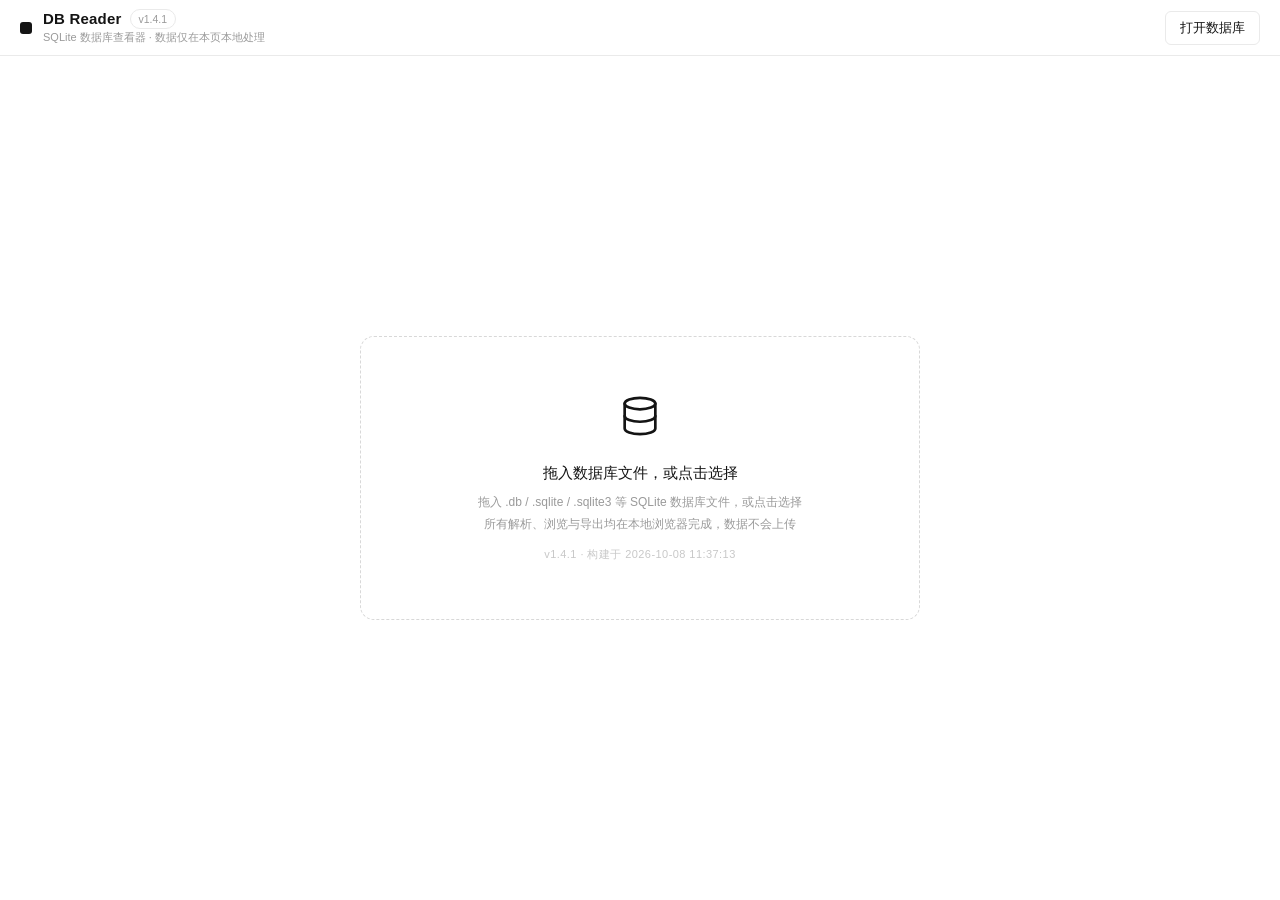
<file: index.html>
<!DOCTYPE html>
<html lang="zh-CN">
<head>
<meta charset="UTF-8">
<meta name="viewport" content="width=device-width, initial-scale=1, viewport-fit=cover">
<title>DB Reader · SQLite 数据库查看器</title>
<link rel="icon" href="data:image/svg+xml,<svg xmlns='http://www.w3.org/2000/svg' viewBox='0 0 16 16'><rect width='16' height='16' rx='3' fill='%23141414'/></svg>">
<link rel="stylesheet" href="css/style.css">
</head>
<body>

<script src="js/sql-wasm.js"></script>

<header>
  <div class="brand">
    <span class="logo"></span>
    <div class="brandtext" style="min-width:0">
      <div class="titlerow">
        <h1>DB Reader</h1>
        <span class="ver" id="appVersion">v1.4.1</span>
      </div>
      <span class="sub" id="dbStatus">SQLite 数据库查看器 · 数据仅在本页本地处理</span>
    </div>
  </div>
  <div class="top-actions">
    <button id="btnOpen" class="btn">打开数据库</button>
    <button id="btnCloseDb" class="btn hidden">关闭</button>
  </div>
</header>

<main>
  <!-- 空状态：拖放区 + 最近打开 -->
  <section id="emptyState">
    <div class="empty-inner">
      <div id="dropZone">
        <div id="dzIcon">
          <svg viewBox="0 0 24 24" fill="none" stroke-width="1.4" stroke-linecap="round" stroke-linejoin="round">
            <ellipse cx="12" cy="5.5" rx="8" ry="3"></ellipse>
            <path d="M4 5.5v6.5c0 1.66 3.58 3 8 3s8-1.34 8-3V5.5"></path>
            <path d="M4 12v6.5c0 1.66 3.58 3 8 3s8-1.34 8-3V12"></path>
          </svg>
        </div>
        <div id="dzText">正在加载 SQL 引擎…</div>
        <div id="dzSub">拖入 .db / .sqlite / .sqlite3 等 SQLite 数据库文件，或点击选择<br>所有解析、浏览与导出均在本地浏览器完成，数据不会上传</div>
        <div id="dzVersion" class="dzver"></div>
      </div>
      <div id="recentWrap" class="hidden">
        <div class="recent-head"><span>最近打开</span><button class="mini" id="btnClearRecent" title="清空列表">清空列表</button></div>
        <div class="rsub">打开过的数据库内容缓存在本机浏览器中，不会上传</div>
        <div id="recentList"></div>
      </div>
    </div>
  </section>

  <!-- 工作区 -->
  <section id="workArea" class="hidden">
    <aside id="sidebar">
      <div class="side-mobile-head"><span>选择数据表</span><button class="iconbtn" id="btnSideClose" title="关闭">✕</button></div>
      <div class="side-title">数据表</div>
      <ul id="tableList"></ul>
      <div class="side-title" id="viewTitle">视图</div>
      <ul id="viewList"></ul>
    </aside>

    <section id="tableView">
      <div class="table-toolbar">
        <button id="btnSwitchTable" title="切换数据表" aria-label="切换数据表">
          <svg viewBox="0 0 24 24" fill="none" stroke-width="2" stroke-linecap="round"><path d="M4 6h16M4 12h16M4 18h16"/></svg>
        </button>
        <span id="tblName">—</span>
        <span class="badge" id="tblBadge">表</span>
        <span id="tblCountMeta"></span>
        <input id="searchInput" type="text" placeholder="筛选当前表（模糊匹配）…">
        <button id="btnAddRow" class="btn sm" title="在当前表末尾新增一行（默认值/空值）">＋ 新增行</button>
        <button id="btnDelRow" class="btn sm" title="删除当前选中的行（需二次确认）">删除行</button>
        <button id="btnSaveDb" class="btn sm hidden" title="将修改后的数据库导出为 .db 文件（替换原文件即完成保存）">保存数据库</button>
        <button id="btnExportTable" class="btn sm primary">导出</button>
      </div>
      <div id="tableWrap">
        <table id="dataTable">
          <thead></thead>
          <tbody></tbody>
        </table>
        <div id="tableMsg" class="hidden"></div>
      </div>
      <div class="pager">
        <select id="pageSizeSel">
          <option value="20">20 行 / 页</option>
          <option value="50" selected>50 行 / 页</option>
          <option value="100">100 行 / 页</option>
          <option value="200">200 行 / 页</option>
        </select>
        <span id="pageInfo">—</span><span id="editHint" class="ehint"></span>
        <span class="grow"></span>
        <button id="btnPrev" class="btn sm">上一页</button>
        <button id="btnNext" class="btn sm">下一页</button>
      </div>
    </section>

    <!-- 行详情抽屉 -->
    <aside id="drawer" class="hidden">
      <div class="drawer-head">
        <div style="min-width:0">
          <div class="drawer-title">行详情</div>
          <div id="drawerSub"></div>
        </div>
        <button class="iconbtn" id="btnDrawerClose" title="关闭">✕</button>
      </div>
      <div id="fieldList"></div>
      <div class="drawer-foot">
        <button id="btnDelRowDrawer" class="btn danger">删除此行</button>
        <button id="btnExportRow" class="btn primary">导出整行</button>
        <div class="drawer-hint">点击单元格可选中字段；行 / 字段导出基于当前选中的数据快照</div>
      </div>
    </aside>
  </section>
</main>

<!-- 移动端侧栏遮罩 -->
<div id="overlayBack" class="hidden"></div>

<!-- 导出弹窗 -->
<div id="modalBack" class="hidden">
  <div class="modal">
    <div class="mhead">
      <div>
        <div class="mtitle">导出</div>
        <div class="msub" id="expHint">选择导出范围与格式</div>
      </div>
      <button class="iconbtn" id="btnModalClose">✕</button>
    </div>
    <div class="mbody">
    <div class="mlabel">导出范围</div>
    <div class="seg" id="scopeSeg">
      <button data-scope="db" title="导出整个数据库（全部表与视图）">整个数据库</button>
      <button data-scope="table" title="导出当前表 / 视图的全部行">当前表</button>
      <button data-scope="row" title="导出当前选中的一行">当前行</button>
      <button data-scope="field" title="导出当前选中的一个字段">当前字段</button>
    </div>
    <div class="mlabel mlabel-row" id="colSelLabel" style="display:none"><span>导出字段（✓ = 导出，默认未勾选）</span><span style="display:flex; gap:2px"><button class="mini" id="btnColAll" type="button">全选</button><button class="mini" id="btnColNone" type="button">全不选</button></span></div>
    <div class="colseg" id="colChips" style="display:none"></div>
    <div class="mlabel" id="rowRangeLabel" style="display:none">导出行范围（0 - 0 = 全部行）</div>
    <div class="rowrange" id="rowRangeBox" style="display:none">
      <span>第</span>
      <input id="rowFrom" class="mono" type="number" min="0" step="1" value="0" aria-label="起始行">
      <span>—</span>
      <input id="rowTo" class="mono" type="number" min="0" step="1" value="0" aria-label="结束行">
      <span>行</span>
      <button class="mini" id="btnRangeReset" type="button">全部</button>
    </div>
    <label class="optrow" id="paraRow" style="display:none"><input type="checkbox" id="optPara"><span class="opttext">每行独立成段：仅导出字段值，段落之间空 4 行（仅 .txt）</span></label>
    <div class="foldwrap" id="titlePanel" style="display:none">
      <button type="button" class="foldhead" id="btnTitleFold"><span class="arr" id="titleArr">▸</span><span>自定义标题（随导出行数生成 · 默认折叠）</span></button>
      <div class="foldbody hidden" id="titleBody">
        <div class="foldhint">每个输入框对应一行导出数据（按数据库行排序），标题将插在该行内容上方；留空 = 不加标题。需勾选「每行独立成段」后随内容插入导出文件。</div>
        <div id="titleList"></div>
      </div>
    </div>
    <div class="mlabel">导出格式（后缀）</div>
    <div class="seg" id="fmtSeg">
      <button data-fmt="txt">.txt</button>
      <button data-fmt="json">.json</button>
      <button data-fmt="csv">.csv</button>
      <button data-fmt="sql">.sql</button>
      <button data-fmt="md">.md</button>
      <button data-fmt="db" title="仅「整个数据库」可用：导出原始数据库文件副本">.db</button>
    </div>
    <div class="mlabel">导出过滤（可选 · 仅 txt / csv / md 格式生效）</div>
    <div id="filterBox">
      <label class="optrow"><input type="checkbox" id="optStripHtml"><span class="opttext">去除 HTML 标签，导出为纯文本（&lt;p&gt; &lt;br&gt; 等转行，自动解码常见实体）</span></label>
      <div class="regr">
        <input id="optRegex" class="mono" type="text" placeholder="可选：自定义正则，如 【.*?】" spellcheck="false" autocomplete="off">
        <span class="arw">→</span>
        <input id="optRegexRepl" class="mono" type="text" placeholder="替换为（留空 = 删除，支持 $1）" spellcheck="false" autocomplete="off">
      </div>
      <div class="fhint" id="filterHint">未启用过滤，导出原始文本</div>
    </div>
    <div class="mlabel">文件名 · 可自定义，留空用默认</div>
    <div class="fnamerow">
      <input id="expName" class="mono" type="text" spellcheck="false" autocomplete="off" aria-label="导出文件名">
      <span class="fnamesuf mono" id="expSuf">.txt</span>
      <button class="mini" id="btnNameReset" title="恢复默认文件名">默认</button>
    </div>
    <div class="mlabel mlabel-row"><span>内容预览</span><button class="mini" id="btnCopyPreview" title="复制完整数据（不受预览折叠限制）">复制完整内容</button></div>
    <pre class="preview mono" id="expPreview"></pre>
    </div>
    <div class="mfoot">
      <span class="msub" id="expNote"></span>
      <span class="grow"></span>
      <button class="btn" id="btnModalCancel">取消</button>
      <button class="btn primary" id="btnDoExport">导出下载</button>
    </div>
  </div>
</div>

<div id="confirmBack" class="hidden">
  <div class="modal confirm">
    <div class="mtitle">关闭数据库？</div>
    <div class="msub">当前数据库：<span id="confirmDbName" class="mono">—</span><br>关闭后浏览状态（选中的行 / 字段 / 筛选 / 排序）将清空，但文件本身不受影响，随时可重新打开。<span id="confirmWarn" class="warnline">⚠ 检测到未保存的修改，关闭后将丢失——请先「保存数据库」！</span></div>
    <div class="mfoot">
      <span class="grow"></span>
      <button class="btn" id="btnConfirmCancel">取消</button>
      <button class="btn primary" id="btnConfirmOk">确认关闭</button>
    </div>
  </div>
</div>

<!-- 加载进度 -->
<div id="loadBack" class="hidden">
  <div class="loadcard">
    <div class="loadname mono" id="loadName"></div>
    <div class="loadphase" id="loadPhase">正在读取文件…</div>
    <div class="loadbar"><div class="loadbar-in"></div></div>
    <div class="loadhint" id="loadHint"></div>
  </div>
</div>

<!-- 删除行确认 -->
<div id="rowConfirmBack" class="hidden">
  <div class="modal confirm">
    <div class="mtitle">删除这一行？</div>
    <div class="msub" id="rowConfirmText">删除仅作用于页面内存中的数据库，点「保存数据库」后才会写入文件；不保存直接关闭 = 放弃修改。</div>
    <div class="mfoot">
      <span class="grow"></span>
      <button class="btn" id="btnRowConfirmCancel">取消</button>
      <button class="btn primary" id="btnRowConfirmOk">确认删除</button>
    </div>
  </div>
</div>

<div id="toast"></div>
<input type="file" id="fileInput" accept=".db,.sqlite,.sqlite3,.db3,.s3db,.sdb,.sqlite2,.sqlite" hidden>

<script src="js/engine-data.js"></script>
<script src="js/version.js"></script>
<script src="js/app.js"></script>
</body>
</html>
</file>
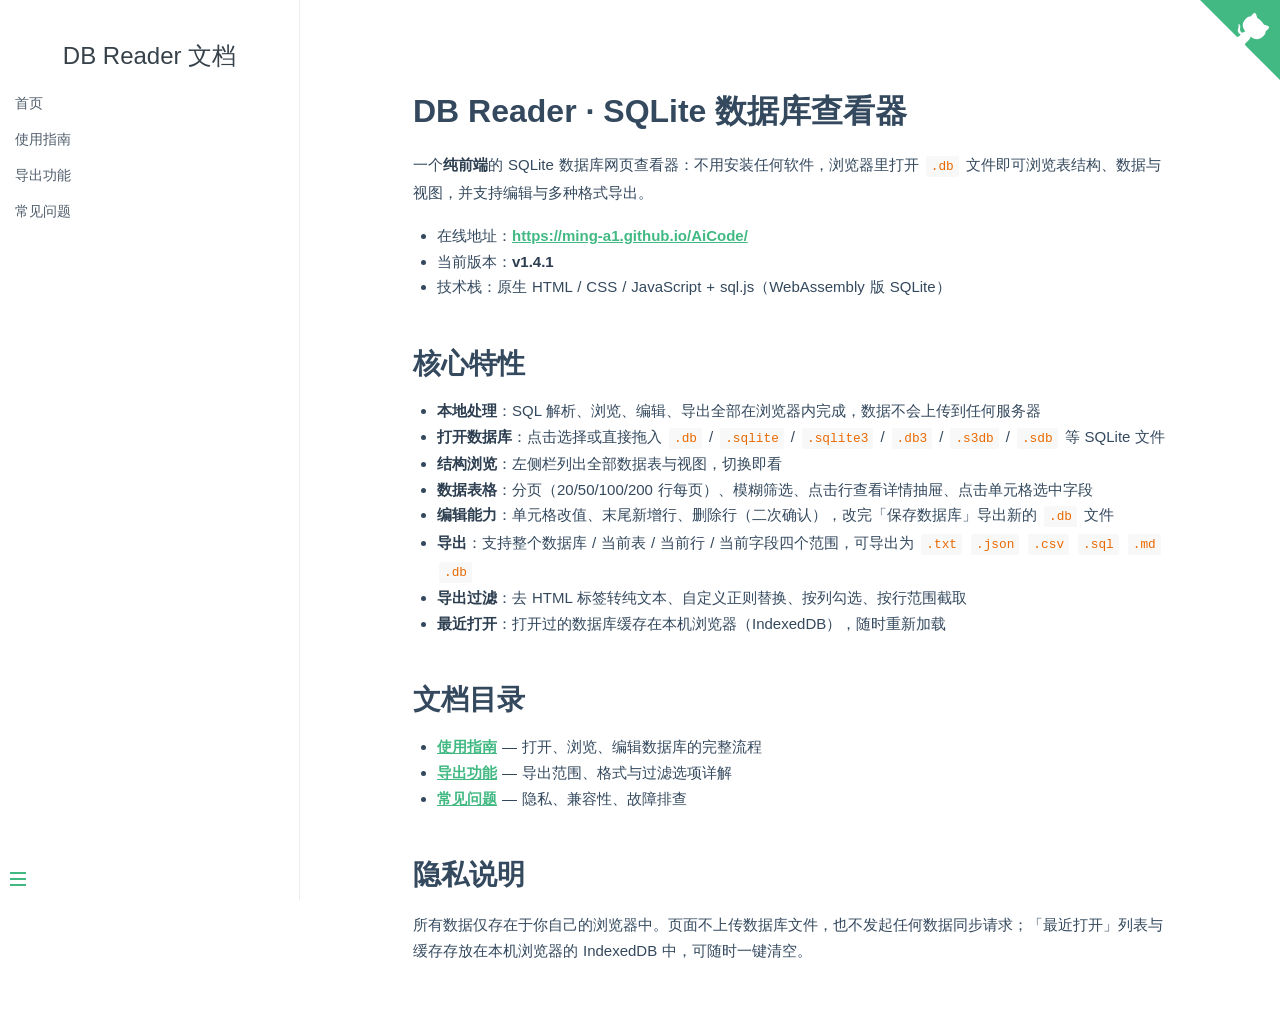
<file: docs/index.html>
<!DOCTYPE html>
<html lang="zh-CN">
<head>
  <meta charset="UTF-8">
  <meta name="viewport" content="width=device-width, initial-scale=1, viewport-fit=cover">
  <title>DB Reader 文档</title>
  <link rel="icon" href="data:image/svg+xml,<svg xmlns='http://www.w3.org/2000/svg' viewBox='0 0 16 16'><rect width='16' height='16' rx='3' fill='%23141414'/></svg>">
  <link rel="stylesheet" href="css/theme.css">
</head>
<body>
  <div id="app">加载中…</div>
  <script src="js/docsify.min.js"></script>
  <script src="js/search.min.js"></script>
  <script>
    window.$docsify = {
      name: 'DB Reader 文档',
      repo: 'ming-a1/AiCode',
      loadSidebar: true,
      homepage: 'pages/Home.md',
      subMaxLevel: 3,
      auto2top: true,
      alias: { '/.*/_sidebar.md': '/_sidebar.md' },
      search: { placeholder: '搜索文档', noData: '没有结果', depth: 3 }
    }
  </script>
</body>
</html>
</file>
<file: css/style.css>
:root{
  --bg:#ffffff; --fg:#141414; --muted:#9a9a9a; --line:#eaeaea;
  --soft:#f7f7f7; --hover:#f4f4f4; --sel:#f0f0f0;
}
*{box-sizing:border-box}
html,body{height:100%}
body{
  margin:0; background:var(--bg); color:var(--fg);
  font:14px/1.55 -apple-system,BlinkMacSystemFont,"Segoe UI",Roboto,"Helvetica Neue","PingFang SC","Hiragino Sans GB","Microsoft YaHei",sans-serif;
  display:flex; flex-direction:column; overflow:hidden;
}
.hidden{display:none !important}
.mono{font-family:ui-monospace,SFMono-Regular,Menlo,Consolas,"Liberation Mono",monospace}

/* ---------- 顶栏 ---------- */
header{
  flex:none; height:56px; display:flex; align-items:center; justify-content:space-between;
  padding:0 20px; border-bottom:1px solid var(--line); background:var(--bg);
}
.brand{display:flex; align-items:center; gap:11px; min-width:0}
.logo{width:12px; height:12px; background:#141414; border-radius:3px; flex:none}
.brand h1{font-size:15px; font-weight:600; margin:0; line-height:1.15; letter-spacing:.2px}
.titlerow{display:flex; align-items:center; gap:8px}
.ver{font-size:10.5px; color:var(--muted); border:1px solid var(--line); border-radius:999px; padding:1px 8px; cursor:pointer; user-select:none; flex:none; white-space:nowrap}
.ver:hover{background:var(--hover); color:var(--fg)}
.dzver{margin-top:10px; font-size:11px; color:#c8c8c8; letter-spacing:.04em}
.brand .sub{font-size:11px; color:var(--muted); display:block; max-width:52vw; overflow:hidden; text-overflow:ellipsis; white-space:nowrap}
.top-actions{display:flex; gap:8px; flex:none}

/* ---------- 按钮 ---------- */
.btn{
  appearance:none; border:1px solid var(--line); background:#fff; color:var(--fg);
  border-radius:6px; padding:7px 14px; font-size:13px; cursor:pointer;
  transition:background .12s, border-color .12s; font-family:inherit;
}
.btn:hover{background:var(--hover)}
.btn.primary{background:#141414; border-color:#141414; color:#fff}
.btn.primary:hover{background:#000}
.btn:disabled{opacity:.35; cursor:not-allowed}
.btn:focus-visible, .seg button:focus-visible, .mini:focus-visible, .iconbtn:focus-visible{
  outline:2px solid #141414; outline-offset:2px
}
.btn.sm{padding:4px 10px; font-size:12px}
.iconbtn{border:none; background:none; font-size:14px; cursor:pointer; color:var(--muted); padding:4px 7px; border-radius:4px; font-family:inherit}
.iconbtn:hover{background:var(--hover); color:var(--fg)}
.mini{border:none; background:none; color:var(--muted); font-size:11.5px; cursor:pointer; padding:2px 7px; border-radius:4px; font-family:inherit; flex:none}
.mini:hover{background:var(--hover); color:var(--fg)}

/* ---------- 主体布局 ---------- */
main{flex:1; display:flex; min-height:0; width:100%}
#emptyState{flex:1; display:flex; overflow:auto; padding:24px}
.empty-inner{margin:auto; display:flex; flex-direction:column; align-items:center; width:100%}
#recentWrap{width:min(560px,92%); margin-top:22px}
.recent-head{display:flex; justify-content:space-between; align-items:center; margin-bottom:2px}
.recent-head span{font-size:11px; letter-spacing:.14em; color:var(--muted); text-transform:uppercase}
.rsub{font-size:11px; color:#bdbdbd; margin-bottom:10px}
.rrow{display:flex; align-items:center; gap:10px; padding:8px 12px; border:1px solid var(--line); border-radius:8px; margin-bottom:6px; background:#fff}
.rrow:hover{background:var(--hover)}
.rmain{flex:1; min-width:0}
.rname{font-size:13px; overflow:hidden; text-overflow:ellipsis; white-space:nowrap; color:#222}
.rmeta{font-size:11px; color:var(--muted); margin-top:2px}
#loadBack{position:fixed; inset:0; background:rgba(255,255,255,.9); display:flex; align-items:center; justify-content:center; z-index:60; padding:16px}
.loadcard{width:min(380px,92vw); background:#fff; border:1px solid var(--line); border-radius:12px; padding:22px 22px 18px; box-shadow:0 10px 36px rgba(0,0,0,.07)}
.loadname{font-size:13px; color:#222; overflow:hidden; text-overflow:ellipsis; white-space:nowrap}
.loadphase{font-size:12px; color:var(--muted); margin-top:8px}
.loadbar{height:2px; background:var(--line); border-radius:2px; overflow:hidden; margin-top:14px}
.loadbar-in{width:36%; height:100%; background:#141414; border-radius:2px; animation:loadSlide 1.1s ease-in-out infinite}
.loadhint{font-size:11px; color:#bdbdbd; margin-top:10px}
@keyframes loadSlide{0%{transform:translateX(-110%)}100%{transform:translateX(320%)}}
#dropZone{
  width:min(560px,92%); border:1.5px dashed #d8d8d8; border-radius:14px;
  padding:56px 28px; text-align:center; cursor:pointer;
  transition:border-color .15s, background .15s;
}
#dropZone.drag{border-color:#141414; background:var(--soft)}
#dzIcon svg{width:46px; height:46px; stroke:#141414; display:inline-block}
#dzText{margin-top:16px; font-size:14.5px; font-weight:500}
#dzSub{margin-top:8px; font-size:12px; color:var(--muted); line-height:1.8}

#workArea{flex:1; display:flex; min-height:0; width:100%}

/* ---------- 侧栏 ---------- */
#sidebar{width:232px; flex:none; border-right:1px solid var(--line); overflow:auto; padding:8px 0 24px}
.side-title{font-size:11px; color:var(--muted); letter-spacing:.14em; text-transform:uppercase; padding:14px 16px 6px}
#sidebar ul{list-style:none; margin:0; padding:0}
#sidebar li{
  display:flex; justify-content:space-between; align-items:center; gap:8px;
  padding:7px 16px; cursor:pointer; font-size:13px; color:#333; border-left:2px solid transparent;
}
#sidebar li:hover{background:var(--hover)}
#sidebar li.on{background:var(--sel); border-left-color:#141414; font-weight:600; color:#111}
.tname{overflow:hidden; text-overflow:ellipsis; white-space:nowrap}
.tcount{font-size:11px; color:var(--muted); font-variant-numeric:tabular-nums; flex:none}

/* ---------- 数据表视图 ---------- */
#tableView{flex:1; min-width:0; display:flex; flex-direction:column}
.table-toolbar{display:flex; align-items:center; gap:10px; padding:12px 20px; border-bottom:1px solid var(--line); flex:none; flex-wrap:wrap}
#tblName{font-weight:600; font-size:14px; overflow:hidden; text-overflow:ellipsis; white-space:nowrap; max-width:32vw}
.badge{font-size:10.5px; border:1px solid var(--line); color:var(--muted); border-radius:999px; padding:1px 8px; flex:none}
#tblCountMeta{font-size:12px; color:var(--muted); flex:none}
#searchInput{
  margin-left:auto; width:210px; border:none; border-bottom:1px solid var(--line);
  padding:6px 2px; font-size:13px; outline:none; background:transparent; font-family:inherit; color:var(--fg);
}
#searchInput:focus{border-bottom-color:#141414}
#searchInput::placeholder{color:#c0c0c0}
#tableWrap{flex:1; overflow:auto}
table{border-collapse:separate; border-spacing:0; width:max-content; min-width:100%}
th,td{border-bottom:1px solid var(--line); padding:8px 14px; text-align:left; font-size:13px; white-space:nowrap; max-width:340px; overflow:hidden; text-overflow:ellipsis}
th{
  position:sticky; top:0; z-index:2; background:#fff; font-weight:600; font-size:12px; color:#444;
  border-bottom:1px solid #d9d9d9; cursor:pointer; user-select:none;
}
th:hover{background:var(--hover)}
td.num{text-align:right; font-variant-numeric:tabular-nums}
th.num{text-align:right}
tr:hover td{background:var(--hover)}
tr.sel td{background:var(--sel)}
td.sel{box-shadow:inset 0 0 0 1.5px #141414}
td.rownum,th.rownum-h{
  position:sticky; left:0; background:#fff; z-index:1; color:var(--muted);
  font-size:11px; text-align:right; padding:8px 10px; min-width:48px; border-right:1px solid var(--line);
}
th.rownum-h{z-index:3; cursor:default; color:#aaa; font-weight:400}
.vnull{color:var(--muted); font-style:italic; font-size:12px}
.vblob{font-size:11px; border:1px solid var(--line); border-radius:4px; padding:1px 6px; color:var(--muted)}
#tableMsg{padding:40px 20px; text-align:center; color:var(--muted); font-size:13px}
.pager{display:flex; align-items:center; gap:10px; padding:10px 20px; border-top:1px solid var(--line); font-size:12.5px; color:var(--muted); flex:none}
.pager .grow{flex:1}
#pageSizeSel{border:1px solid var(--line); border-radius:4px; padding:3px 6px; font-size:12px; background:#fff; color:var(--fg); outline:none; font-family:inherit}

/* ---------- 行详情抽屉 ---------- */
#drawer{width:min(330px,86vw); flex:none; border-left:1px solid var(--line); display:flex; flex-direction:column; min-height:0; background:#fff}
.drawer-head{padding:14px 16px; border-bottom:1px solid var(--line); display:flex; justify-content:space-between; align-items:flex-start; gap:8px; flex:none}
.drawer-title{font-weight:600; font-size:13.5px}
#drawerSub{font-size:12px; color:var(--muted); margin-top:2px}
#fieldList{flex:1; overflow:auto; padding:4px 0 12px}
.fitem{padding:10px 16px; border-bottom:1px solid #f4f4f4}
.fitem.on{background:var(--sel)}
.fhead{display:flex; justify-content:space-between; align-items:center; gap:8px}
.fbtns{display:flex; gap:2px; flex:none}
.fname{font-size:11px; color:var(--muted); letter-spacing:.06em; text-transform:uppercase; font-weight:600; overflow:hidden; text-overflow:ellipsis; white-space:nowrap}
.fval{
  margin-top:5px; font-family:ui-monospace,SFMono-Regular,Menlo,Consolas,monospace;
  font-size:12.5px; word-break:break-all; white-space:pre-wrap; color:#222;
}
.fdim{color:var(--muted); font-size:11px; margin-left:6px}
.btn.danger{color:#a04040; border-color:#d9c2c2}
.btn.danger:hover{background:#faf5f5}
.ehint{font-size:11px; color:#c8c8c8}
.colseg{display:flex; flex-wrap:wrap; gap:6px}
.colchip{
  border:1px solid var(--line); background:#fff; color:#333; border-radius:6px;
  padding:4px 11px; font-size:12px; cursor:pointer; font-family:inherit;
  transition:all .12s; max-width:200px; overflow:hidden; text-overflow:ellipsis; white-space:nowrap;
}
.colchip:hover{background:var(--hover)}
.colchip.off{opacity:.45; text-decoration:line-through}
.colchip.on{border-color:#141414; color:#111; background:#fff}
.rowrange{display:flex; align-items:center; gap:6px; font-size:12px; color:#555; flex-wrap:wrap}
.rowrange input{width:76px; border:1px solid var(--line); border-radius:6px; padding:6px 8px; font-size:12.5px; outline:none; text-align:center; background:#fff; color:#222; font-family:ui-monospace,SFMono-Regular,Menlo,Consolas,monospace}
.rowrange input:focus{border-color:#141414}
#paraRow.off{opacity:.45; pointer-events:none}
.foldwrap{border:1px solid var(--line); border-radius:8px; margin-top:8px; overflow:hidden}
.foldhead{width:100%; display:flex; align-items:center; gap:8px; border:none; background:var(--soft); padding:8px 12px; font-size:12px; color:#333; cursor:pointer; font-family:inherit; text-align:left}
.foldhead:hover{background:var(--hover)}
.foldhead .arr{display:inline-block; color:var(--muted); transition:transform .15s; flex:none}
.foldwrap.open .foldhead .arr{transform:rotate(90deg)}
.foldbody{padding:10px 12px 12px}
.foldhint{font-size:11px; color:var(--muted); margin-bottom:8px; line-height:1.6}
.trow{display:flex; align-items:center; gap:8px; margin-bottom:6px}
.trow .tlab{flex:none; font-size:11px; color:var(--muted); width:58px; text-align:right}
.trow input{flex:1; min-width:0; border:1px solid var(--line); border-radius:6px; padding:6px 10px; font-size:12.5px; outline:none; background:#fff; color:#222}
.trow input:focus{border-color:#141414}
.edit-input{
  width:100%; min-width:130px; border:1.5px solid #141414; border-radius:4px;
  padding:4px 6px; font-size:13px; outline:none; font-family:inherit; background:#fff; color:#141414;
}
.warnline{display:none; color:#a04040}
.drawer-foot{padding:12px 16px; border-top:1px solid var(--line); flex:none; display:flex; gap:8px; flex-wrap:wrap}
.drawer-foot .btn{flex:1; min-width:120px}
.drawer-hint{flex-basis:100%; margin-top:8px; font-size:11px; color:#bdbdbd; text-align:center}

/* ---------- 导出弹窗 ---------- */
#modalBack{position:fixed; inset:0; background:rgba(20,20,20,.25); display:flex; align-items:center; justify-content:center; z-index:50; padding:16px}
.modal{
  background:#fff; border-radius:12px; width:540px; max-width:96vw; max-height:88vh; overflow:auto;
  padding:22px 24px; box-shadow:0 12px 44px rgba(0,0,0,.10);
}
.mhead{display:flex; justify-content:space-between; align-items:flex-start; gap:10px}
#modalBack .modal{display:flex; flex-direction:column; overflow:hidden; padding:0}
#modalBack .mhead{flex:none; padding:20px 24px 10px}
#modalBack .mbody{flex:1 1 auto; min-height:0; overflow:auto; padding:0 24px 6px}
#modalBack .mfoot{flex:none; margin-top:16px; padding:0 24px 20px}
.mtitle{font-size:15px; font-weight:600}
.msub{font-size:12px; color:var(--muted); margin-top:2px}
.mlabel{font-size:11px; color:var(--muted); margin:18px 0 7px; letter-spacing:.1em}
.mlabel-row{display:flex; justify-content:space-between; align-items:center; gap:8px}
.mlabel-row .mini{flex:none}
.seg{display:flex; gap:6px; flex-wrap:wrap}
.seg button{
  border:1px solid var(--line); background:#fff; padding:6px 13px; border-radius:999px;
  font-size:12.5px; cursor:pointer; color:#333; font-family:inherit; transition:all .12s;
}
.seg button:hover:not(:disabled):not(.on){background:var(--hover)}
.seg button.on{background:#141414; color:#fff; border-color:#141414}
.seg button:disabled{opacity:.35; cursor:not-allowed}
.fnamerow{display:flex; align-items:center; gap:6px; border:1px dashed var(--line); border-radius:6px; padding:5px 8px 5px 11px; background:var(--soft)}
.fnamerow:focus-within{border-color:#141414; border-style:solid}
.fnamerow input{flex:1; min-width:0; border:none; outline:none; background:transparent; font-size:12.5px; color:#222; padding:4px 0}
.fnamesuf{flex:none; font-size:12px; color:var(--muted); border-left:1px solid var(--line); padding-left:9px}
.optrow{display:flex; align-items:flex-start; gap:8px; font-size:12.5px; color:#333; cursor:pointer; padding:3px 0}
.optrow input[type="checkbox"]{width:15px; height:15px; margin:2px 0 0; accent-color:#141414; flex:none; cursor:pointer}
.opttext{line-height:1.5}
.regr{display:flex; align-items:center; gap:6px; margin-top:6px}
.regr input{flex:1; min-width:0; border:1px solid var(--line); border-radius:6px; padding:7px 10px; font-size:12px; outline:none; background:#fff; color:#222; font-family:ui-monospace,SFMono-Regular,Menlo,Consolas,monospace}
.regr input:focus{border-color:#141414}
.regr input::placeholder{color:#bdbdbd}
.regr .arw{color:var(--muted); font-size:11px; flex:none}
.fhint{font-size:11.5px; color:var(--muted); margin-top:7px}
.fhint.err{color:#a04040}
#filterBox.off{opacity:.45; pointer-events:none}
.preview{
  background:var(--soft); border:1px solid var(--line); border-radius:8px; padding:12px 14px;
  font-size:11.5px; line-height:1.6; max-height:210px; overflow:auto;
  white-space:pre-wrap; word-break:break-word; color:#333; margin:0;
}
.mfoot{display:flex; align-items:center; gap:8px; margin-top:20px}
.mfoot .grow{flex:1}
#confirmBack, #rowConfirmBack{position:fixed; inset:0; background:rgba(20,20,20,.25); display:flex; align-items:center; justify-content:center; z-index:55; padding:16px}
.modal.confirm{width:400px}
.modal.confirm .msub{line-height:1.8; margin-top:8px}
.modal.confirm .msub .mono{color:#222}

/* ---------- Toast ---------- */
#toast{
  position:fixed; left:50%; bottom:28px; transform:translateX(-50%) translateY(10px);
  background:#141414; color:#fff; font-size:12.5px; padding:9px 18px; border-radius:999px;
  opacity:0; pointer-events:none; transition:all .25s; z-index:99;
  max-width:80vw; white-space:nowrap; overflow:hidden; text-overflow:ellipsis;
}
#toast.show{opacity:1; transform:translateX(-50%) translateY(0)}

/* ---------- 移动端适配 ---------- */
button, select, input{touch-action:manipulation}
body{-webkit-tap-highlight-color:rgba(0,0,0,0)}
#overlayBack{position:fixed; inset:0; background:rgba(20,20,20,.28); z-index:40}
#btnSwitchTable{
  display:none; flex:none; width:34px; height:32px; align-items:center; justify-content:center;
  border:1px solid var(--line); background:#fff; border-radius:6px; cursor:pointer; color:var(--fg); padding:0;
}
#btnSwitchTable:hover{background:var(--hover)}
#btnSwitchTable svg{width:16px; height:16px; stroke:currentColor; display:block}
.side-mobile-head{display:none}

@media (max-width:900px){
  #sidebar{width:180px}
  .brand .sub{max-width:34vw}
}
@media (max-width:768px){
  header{height:52px; padding-left:calc(12px + env(safe-area-inset-left)); padding-right:calc(12px + env(safe-area-inset-right))}
  .brand .sub{max-width:30vw}
  .top-actions .btn{padding:7px 10px; font-size:12.5px}

  /* 侧栏 → 左滑抽屉覆盖层 */
  #sidebar{
    display:none; position:fixed; top:0; bottom:0; left:0; z-index:45;
    width:min(78vw, 300px); background:#fff; border-right:1px solid var(--line);
    box-shadow:8px 0 28px rgba(0,0,0,.06); padding:0 0 24px;
    animation:mSlideL .2s ease;
  }
  #sidebar.mobile-open{display:block}
  .side-mobile-head{
    display:flex; align-items:center; justify-content:space-between;
    padding:14px 16px; border-bottom:1px solid var(--line);
    font-weight:600; font-size:13.5px; margin-bottom:4px;
  }
  .side-mobile-head .iconbtn{font-size:16px}

  /* 行详情 → 全屏覆盖层 */
  #drawer{position:fixed; inset:0; width:100%; z-index:46; animation:mSlideR .2s ease}

  /* 表格工具栏重排：换表按钮 + 名称在第一行，搜索框独占第二行 */
  .table-toolbar{padding:10px 12px; gap:8px}
  #btnSwitchTable{display:inline-flex}
  #tblName{max-width:34vw; font-size:13.5px}
  #tblCountMeta{display:none}
  #btnExportTable{order:5; margin-left:auto}
  #searchInput{order:10; flex-basis:100%; width:auto; margin-left:0; font-size:16px; padding:8px 2px}
  .fnamerow input{font-size:16px}
  .regr{flex-wrap:wrap}
  .regr input{flex-basis:100%; font-size:16px; padding:8px 10px}
  .regr .arw{display:none}
  .rowrange input{font-size:16px; width:88px}
  .trow input{font-size:16px; padding:8px 10px}
  .drawer-foot .btn{min-width:44%}

  th,td{padding:10px 12px}
  .pager{padding:8px 12px calc(8px + env(safe-area-inset-bottom)); flex-wrap:wrap; row-gap:6px}
  #pageSizeSel{padding:6px 8px}

  /* 导出弹窗 → 底部卡片 */
  #modalBack{align-items:flex-end; padding:0}
  .modal{width:100%; max-width:100%; border-radius:16px 16px 0 0; max-height:92vh; max-height:92dvh; padding:18px 18px calc(20px + env(safe-area-inset-bottom))}
  .seg button{padding:8px 13px}
  .mini{padding:6px 8px}

  #dropZone{padding:44px 20px; border-radius:12px}
  #dzIcon svg{width:40px; height:40px}
  #dzText{font-size:14px}
  #dzSub{font-size:11.5px}

  #toast{bottom:calc(24px + env(safe-area-inset-bottom)); max-width:88vw; font-size:12px}
  .drawer-foot{padding-bottom:calc(12px + env(safe-area-inset-bottom))}
  #confirmBack, #rowConfirmBack{align-items:flex-end; padding:0}
  .modal.confirm{width:100%}
  #modalBack .mhead{padding:16px 18px 8px}
  #modalBack .mbody{padding:0 18px}
  #modalBack .mfoot{margin-top:12px; padding:0 18px calc(18px + env(safe-area-inset-bottom))}
}
@keyframes mSlideL{from{transform:translateX(-28px); opacity:0} to{transform:none; opacity:1}}
@keyframes mSlideR{from{transform:translateX(28px); opacity:0} to{transform:none; opacity:1}}
</file>
<file: docs/css/theme.css>
*{-webkit-font-smoothing:antialiased;-webkit-overflow-scrolling:touch;-webkit-tap-highlight-color:rgba(0,0,0,0);-webkit-text-size-adjust:none;-webkit-touch-callout:none;box-sizing:border-box}body:not(.ready){overflow:hidden}body:not(.ready) .app-nav,body:not(.ready)>nav,body:not(.ready) [data-cloak]{display:none}div#app{font-size:30px;font-weight:lighter;margin:40vh auto;text-align:center}div#app:empty:before{content:"Loading..."}img.emoji{height:1.2em}img.emoji,span.emoji{vertical-align:middle}span.emoji{font-family:Apple Color Emoji,Segoe UI Emoji,Segoe UI Symbol,Noto Color Emoji;font-size:1.2em}.progress{background-color:#42b983;background-color:var(--theme-color,#42b983);height:2px;left:0;position:fixed;right:0;top:0;transition:width .2s,opacity .4s;width:0;z-index:999999}.search .search-keyword,.search a:hover{color:#42b983;color:var(--theme-color,#42b983)}.search .search-keyword{font-style:normal;font-weight:700}body,html{height:100%}body{-moz-osx-font-smoothing:grayscale;-webkit-font-smoothing:antialiased;color:#34495e;font-family:Source Sans Pro,Helvetica Neue,Arial,sans-serif;font-size:15px;letter-spacing:0;margin:0;overflow-x:hidden}img{max-width:100%}a[disabled]{cursor:not-allowed;opacity:.6}kbd{border:1px solid #ccc;border-radius:3px;display:inline-block;font-size:12px!important;line-height:12px;margin-bottom:3px;padding:3px 5px;vertical-align:middle}li input[type=checkbox]{margin:0 .2em .25em 0;vertical-align:middle}.app-nav{margin:25px 60px 0 0;position:absolute;right:0;text-align:right;z-index:10}.app-nav.no-badge{margin-right:25px}.app-nav p{margin:0}.app-nav>a{margin:0 1rem;padding:5px 0}.app-nav li,.app-nav ul{display:inline-block;list-style:none;margin:0}.app-nav a{color:inherit;font-size:16px;text-decoration:none;transition:color .3s}.app-nav a.active,.app-nav a:hover{color:#42b983;color:var(--theme-color,#42b983)}.app-nav a.active{border-bottom:2px solid #42b983;border-bottom:2px solid var(--theme-color,#42b983)}.app-nav li{display:inline-block;margin:0 1rem;padding:5px 0;position:relative;cursor:pointer}.app-nav li ul{background-color:#fff;border:1px solid;border-color:#ddd #ddd #ccc;border-radius:4px;box-sizing:border-box;display:none;max-height:calc(100vh - 61px);overflow-y:auto;padding:10px 0;position:absolute;right:-15px;text-align:left;top:100%;white-space:nowrap}.app-nav li ul li{display:block;font-size:14px;line-height:1rem;margin:8px 14px;white-space:nowrap}.app-nav li ul a{display:block;font-size:inherit;margin:0;padding:0}.app-nav li ul a.active{border-bottom:0}.app-nav li:hover ul{display:block}.github-corner{border-bottom:0;position:fixed;right:0;text-decoration:none;top:0;z-index:1}.github-corner:hover .octo-arm{animation:octocat-wave .56s ease-in-out}.github-corner svg{color:#fff;fill:#42b983;fill:var(--theme-color,#42b983);height:80px;width:80px}main{display:block;position:relative;width:100vw;height:100%;z-index:0}main.hidden{display:none}.anchor{display:inline-block;text-decoration:none;transition:all .3s}.anchor span{color:#34495e}.anchor:hover{text-decoration:underline}.sidebar{border-right:1px solid rgba(0,0,0,.07);overflow-y:auto;padding:40px 0 0;position:absolute;top:0;bottom:0;left:0;transition:transform .25s ease-out;width:300px;z-index:20}.sidebar>h1{margin:0 auto 1rem;font-size:1.5rem;font-weight:300;text-align:center}.sidebar>h1 a{color:inherit;text-decoration:none}.sidebar>h1 .app-nav{display:block;position:static}.sidebar .sidebar-nav{line-height:2em;padding-bottom:40px}.sidebar li.collapse .app-sub-sidebar{display:none}.sidebar ul{margin:0 0 0 15px;padding:0}.sidebar li>p{font-weight:700;margin:0}.sidebar ul,.sidebar ul li{list-style:none}.sidebar ul li a{border-bottom:none;display:block}.sidebar ul li ul{padding-left:20px}.sidebar::-webkit-scrollbar{width:4px}.sidebar::-webkit-scrollbar-thumb{background:transparent;border-radius:4px}.sidebar:hover::-webkit-scrollbar-thumb{background:hsla(0,0%,53.3%,.4)}.sidebar:hover::-webkit-scrollbar-track{background:hsla(0,0%,53.3%,.1)}.sidebar-toggle{background-color:transparent;background-color:hsla(0,0%,100%,.8);border:0;outline:none;padding:10px;position:absolute;bottom:0;left:0;text-align:center;transition:opacity .3s;width:284px;z-index:30;cursor:pointer}.sidebar-toggle:hover .sidebar-toggle-button{opacity:.4}.sidebar-toggle span{background-color:#42b983;background-color:var(--theme-color,#42b983);display:block;margin-bottom:4px;width:16px;height:2px}body.sticky .sidebar,body.sticky .sidebar-toggle{position:fixed}.content{padding-top:60px;position:absolute;top:0;right:0;bottom:0;left:300px;transition:left .25s ease}.markdown-section{margin:0 auto;max-width:80%;padding:30px 15px 40px;position:relative}.markdown-section>*{box-sizing:border-box;font-size:inherit}.markdown-section>:first-child{margin-top:0!important}.markdown-section hr{border:none;border-bottom:1px solid #eee;margin:2em 0}.markdown-section iframe{border:1px solid #eee;width:1px;min-width:100%}.markdown-section table{border-collapse:collapse;border-spacing:0;display:block;margin-bottom:1rem;overflow:auto;width:100%}.markdown-section th{font-weight:700}.markdown-section td,.markdown-section th{border:1px solid #ddd;padding:6px 13px}.markdown-section tr{border-top:1px solid #ccc}.markdown-section p.tip,.markdown-section tr:nth-child(2n){background-color:#f8f8f8}.markdown-section p.tip{border-bottom-right-radius:2px;border-left:4px solid #f66;border-top-right-radius:2px;margin:2em 0;padding:12px 24px 12px 30px;position:relative}.markdown-section p.tip:before{background-color:#f66;border-radius:100%;color:#fff;content:"!";font-family:Dosis,Source Sans Pro,Helvetica Neue,Arial,sans-serif;font-size:14px;font-weight:700;left:-12px;line-height:20px;position:absolute;height:20px;width:20px;text-align:center;top:14px}.markdown-section p.tip code{background-color:#efefef}.markdown-section p.tip em{color:#34495e}.markdown-section p.warn{background:rgba(66,185,131,.1);border-radius:2px;padding:1rem}.markdown-section ul.task-list>li{list-style-type:none}body.close .sidebar{transform:translateX(-300px)}body.close .sidebar-toggle{width:auto}body.close .content{left:0}@media print{.app-nav,.github-corner,.sidebar,.sidebar-toggle{display:none}}@media screen and (max-width:768px){.github-corner,.sidebar,.sidebar-toggle{position:fixed}.app-nav{margin-top:16px}.app-nav li ul{top:30px}main{height:auto;min-height:100vh;overflow-x:hidden}.sidebar{left:-300px;transition:transform .25s ease-out}.content{left:0;max-width:100vw;position:static;padding-top:20px;transition:transform .25s ease}.app-nav,.github-corner{transition:transform .25s ease-out}.sidebar-toggle{background-color:transparent;width:auto;padding:30px 30px 10px 10px}body.close .sidebar{transform:translateX(300px)}body.close .sidebar-toggle{background-color:hsla(0,0%,100%,.8);transition:background-color 1s;width:284px;padding:10px}body.close .content{transform:translateX(300px)}body.close .app-nav,body.close .github-corner{display:none}.github-corner:hover .octo-arm{animation:none}.github-corner .octo-arm{animation:octocat-wave .56s ease-in-out}}@keyframes octocat-wave{0%,to{transform:rotate(0)}20%,60%{transform:rotate(-25deg)}40%,80%{transform:rotate(10deg)}}section.cover{position:relative;align-items:center;background-position:50%;background-repeat:no-repeat;background-size:cover;min-height:100vh;width:100%;display:none}section.cover.show{display:flex}section.cover.has-mask .mask{background-color:#fff;opacity:.8;position:absolute;top:0;bottom:0;width:100%}section.cover .cover-main{flex:1;margin:0 16px;text-align:center;position:relative}section.cover a{color:inherit}section.cover a,section.cover a:hover{text-decoration:none}section.cover p{line-height:1.5rem;margin:1em 0}section.cover h1{color:inherit;font-size:2.5rem;font-weight:300;margin:.625rem 0 2.5rem;position:relative;text-align:center}section.cover h1 a{display:block}section.cover h1 small{bottom:-.4375rem;font-size:1rem;position:absolute}section.cover blockquote{font-size:1.5rem;text-align:center}section.cover ul{line-height:1.8;list-style-type:none;margin:1em auto;max-width:500px;padding:0}section.cover .cover-main>p:last-child a{border-radius:2rem;border:1px solid #42b983;border-color:var(--theme-color,#42b983);box-sizing:border-box;color:#42b983;color:var(--theme-color,#42b983);display:inline-block;font-size:1.05rem;letter-spacing:.1rem;margin:.5rem 1rem;padding:.75em 2rem;text-decoration:none;transition:all .15s ease}section.cover .cover-main>p:last-child a:last-child{background-color:#42b983;background-color:var(--theme-color,#42b983);color:#fff}section.cover .cover-main>p:last-child a:last-child:hover{color:inherit;opacity:.8}section.cover .cover-main>p:last-child a:hover{color:inherit}section.cover blockquote>p>a{border-bottom:2px solid #42b983;border-bottom:2px solid var(--theme-color,#42b983);transition:color .3s}section.cover blockquote>p>a:hover{color:#42b983;color:var(--theme-color,#42b983)}.sidebar,body{background-color:#fff}.sidebar{color:#364149}.sidebar li{margin:6px 0}.sidebar ul li a{color:#505d6b;font-size:14px;font-weight:400;overflow:hidden;text-decoration:none;text-overflow:ellipsis;white-space:nowrap}.sidebar ul li a:hover{text-decoration:underline}.sidebar ul li ul{padding:0}.sidebar ul li.active>a{border-right:2px solid;color:#42b983;color:var(--theme-color,#42b983);font-weight:600}.app-sub-sidebar li:before{content:"-";padding-right:4px;float:left}.markdown-section h1,.markdown-section h2,.markdown-section h3,.markdown-section h4,.markdown-section strong{color:#2c3e50;font-weight:600}.markdown-section a{color:#42b983;color:var(--theme-color,#42b983);font-weight:600}.markdown-section h1{font-size:2rem;margin:0 0 1rem}.markdown-section h2{font-size:1.75rem;margin:45px 0 .8rem}.markdown-section h3{font-size:1.5rem;margin:40px 0 .6rem}.markdown-section h4{font-size:1.25rem}.markdown-section h5{font-size:1rem}.markdown-section h6{color:#777;font-size:1rem}.markdown-section figure,.markdown-section p{margin:1.2em 0}.markdown-section ol,.markdown-section p,.markdown-section ul{line-height:1.6rem;word-spacing:.05rem}.markdown-section ol,.markdown-section ul{padding-left:1.5rem}.markdown-section blockquote{border-left:4px solid #42b983;border-left:4px solid var(--theme-color,#42b983);color:#858585;margin:2em 0;padding-left:20px}.markdown-section blockquote p{font-weight:600;margin-left:0}.markdown-section iframe{margin:1em 0}.markdown-section em{color:#7f8c8d}.markdown-section code,.markdown-section output:after,.markdown-section pre{font-family:Roboto Mono,Monaco,courier,monospace}.markdown-section code,.markdown-section pre{background-color:#f8f8f8}.markdown-section output,.markdown-section pre{margin:1.2em 0;position:relative}.markdown-section output,.markdown-section pre>code{border-radius:2px;display:block}.markdown-section output:after,.markdown-section pre>code{-moz-osx-font-smoothing:initial;-webkit-font-smoothing:initial}.markdown-section code{border-radius:2px;color:#e96900;margin:0 2px;padding:3px 5px;white-space:pre-wrap}.markdown-section>:not(h1):not(h2):not(h3):not(h4):not(h5):not(h6) code{font-size:.8rem}.markdown-section pre{padding:0 1.4rem;line-height:1.5rem;overflow:auto;word-wrap:normal}.markdown-section pre>code{color:#525252;font-size:.8rem;padding:2.2em 5px;line-height:inherit;margin:0 2px;max-width:inherit;overflow:inherit;white-space:inherit}.markdown-section output{padding:1.7rem 1.4rem;border:1px dotted #ccc}.markdown-section output>:first-child{margin-top:0}.markdown-section output>:last-child{margin-bottom:0}.markdown-section code:after,.markdown-section code:before,.markdown-section output:after,.markdown-section output:before{letter-spacing:.05rem}.markdown-section output:after,.markdown-section pre:after{color:#ccc;font-size:.6rem;font-weight:600;height:15px;line-height:15px;padding:5px 10px 0;position:absolute;right:0;text-align:right;top:0;content:attr(data-lang)}.token.cdata,.token.comment,.token.doctype,.token.prolog{color:#8e908c}.token.namespace{opacity:.7}.token.boolean,.token.number{color:#c76b29}.token.punctuation{color:#525252}.token.property{color:#c08b30}.token.tag{color:#2973b7}.token.string{color:#42b983;color:var(--theme-color,#42b983)}.token.selector{color:#6679cc}.token.attr-name{color:#2973b7}.language-css .token.string,.style .token.string,.token.entity,.token.url{color:#22a2c9}.token.attr-value,.token.control,.token.directive,.token.unit{color:#42b983;color:var(--theme-color,#42b983)}.token.function,.token.keyword{color:#e96900}.token.atrule,.token.regex,.token.statement{color:#22a2c9}.token.placeholder,.token.variable{color:#3d8fd1}.token.deleted{text-decoration:line-through}.token.inserted{border-bottom:1px dotted #202746;text-decoration:none}.token.italic{font-style:italic}.token.bold,.token.important{font-weight:700}.token.important{color:#c94922}.token.entity{cursor:help}code .token{-moz-osx-font-smoothing:initial;-webkit-font-smoothing:initial;min-height:1.5rem;position:relative;left:auto}
</file>
